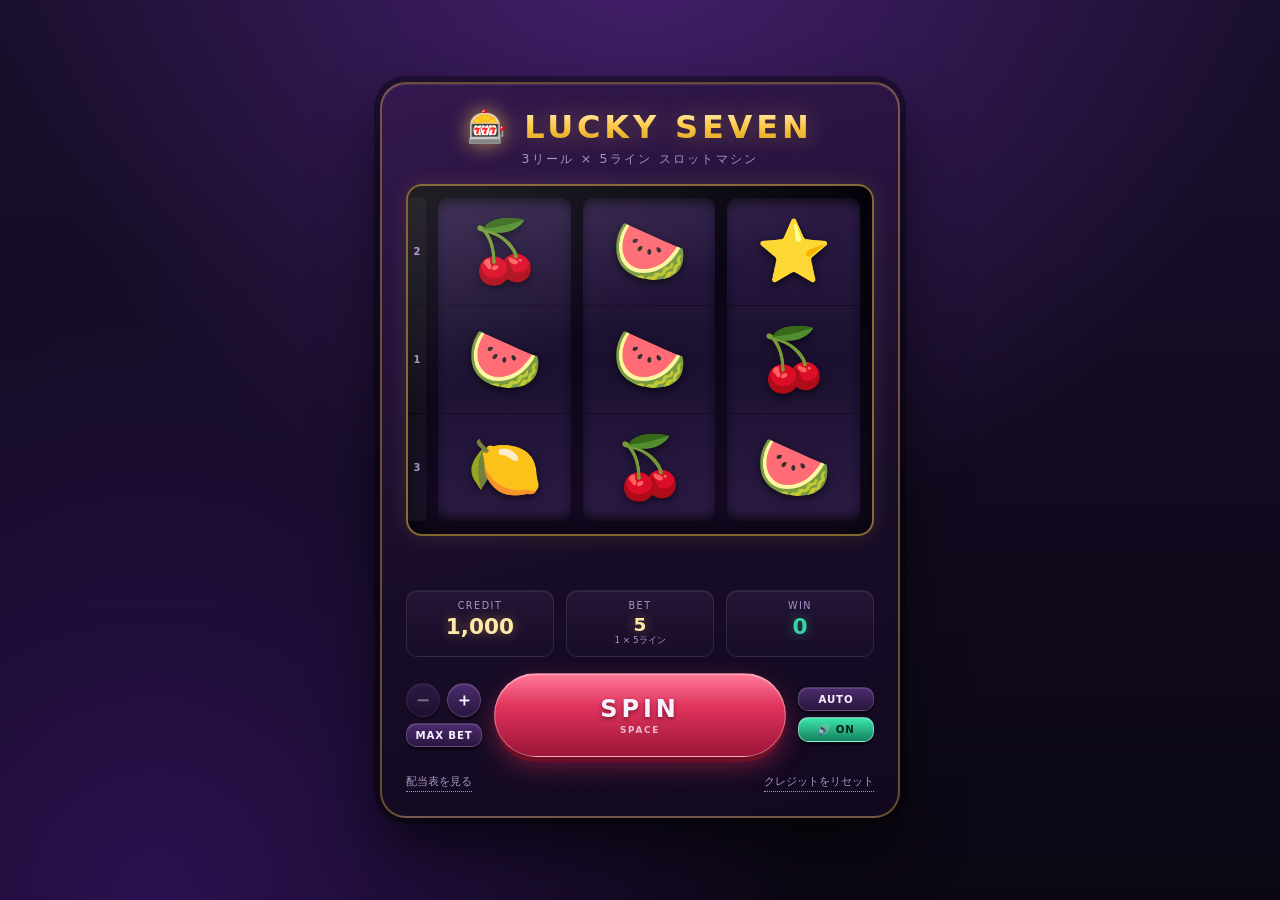
<file: slot-game/index.html>
<!DOCTYPE html>
<html lang="ja">
<head>
<meta charset="UTF-8">
<meta name="viewport" content="width=device-width, initial-scale=1.0">
<title>ラッキーセブン スロット</title>
<link rel="stylesheet" href="style.css">
</head>
<body>

<main class="machine">
  <header class="machine__head">
    <h1 class="logo">
      <span class="logo__mark">🎰</span>
      <span class="logo__text">LUCKY&nbsp;SEVEN</span>
    </h1>
    <p class="tagline">3リール × 5ライン スロットマシン</p>
  </header>

  <section class="screen" aria-label="リール">
    <div class="screen__glass"></div>

    <div class="paylabels" aria-hidden="true">
      <span data-line="1">2</span><span data-line="0">1</span><span data-line="2">3</span>
    </div>

    <div class="reels" id="reels"></div>

    <div class="freespin-badge" id="freeSpinBadge" hidden>
      <span class="freespin-badge__label">FREE SPIN</span>
      <span class="freespin-badge__count" id="freeSpinCount">0</span>
    </div>

  </section>

  <div class="bannerbar">
    <p class="banner" id="banner" role="status" aria-live="polite"></p>
  </div>

  <section class="meters">
    <div class="meter">
      <span class="meter__label">CREDIT</span>
      <span class="meter__value" id="credit">0</span>
    </div>
    <div class="meter meter--bet">
      <span class="meter__label">BET</span>
      <span class="meter__value" id="totalBet">0</span>
      <span class="meter__sub" id="betDetail">1 × 5ライン</span>
    </div>
    <div class="meter meter--win">
      <span class="meter__label">WIN</span>
      <span class="meter__value" id="win">0</span>
    </div>
  </section>

  <section class="controls">
    <div class="controls__bet">
      <button type="button" class="btn btn--round" id="betDown" aria-label="ベットを下げる">−</button>
      <button type="button" class="btn btn--round" id="betUp" aria-label="ベットを上げる">＋</button>
      <button type="button" class="btn btn--small btn--wide" id="betMax">MAX BET</button>
    </div>

    <button type="button" class="btn btn--spin" id="spin">
      <span class="btn__main">SPIN</span>
      <span class="btn__sub">SPACE</span>
    </button>

    <div class="controls__side">
      <button type="button" class="btn btn--small" id="auto">AUTO</button>
      <button type="button" class="btn btn--small" id="sound" aria-pressed="true">🔊 ON</button>
    </div>
  </section>

  <section class="footer-actions">
    <button type="button" class="link-btn" id="togglePaytable" aria-expanded="false" aria-controls="paytable">配当表を見る</button>
    <button type="button" class="link-btn" id="reset">クレジットをリセット</button>
  </section>

  <section class="paytable" id="paytable" hidden>
    <h2 class="paytable__title">配当表<small>（1ラインあたりのベット額 × 倍率）</small></h2>
    <ul class="paytable__list" id="paytableList"></ul>

    <div class="paytable__rules">
      <h3>ルール</h3>
      <ul>
        <li>有効ラインは常に5本（横3本・斜め2本）です。総ベット＝ラインベット × 5。</li>
        <li>1ライン上に同じ絵柄が左から3つ揃うと配当が成立します。</li>
        <li>🃏 ワイルドは他のすべての絵柄の代わりになります。ワイルド自身が3つ揃うと最高配当です。</li>
        <li>🍒 と 🍋 は左から2つ揃うだけでも少額の配当があります。</li>
        <li>💎 が画面内のどこでも3つ以上出現すると、総ベットの2倍を獲得し<strong>フリースピン5回</strong>が始まります。</li>
        <li>フリースピン中はベットが不要です。期間中に再度💎が3つ揃うと回数が追加されます。</li>
      </ul>
      <p class="paytable__rtp">理論上の還元率（RTP）はおよそ 93%、当選率はおよそ 41% です（40万回のシミュレーションによる実測値）。</p>
    </div>
  </section>
</main>

<script src="script.js"></script>
</body>
</html>
</file>
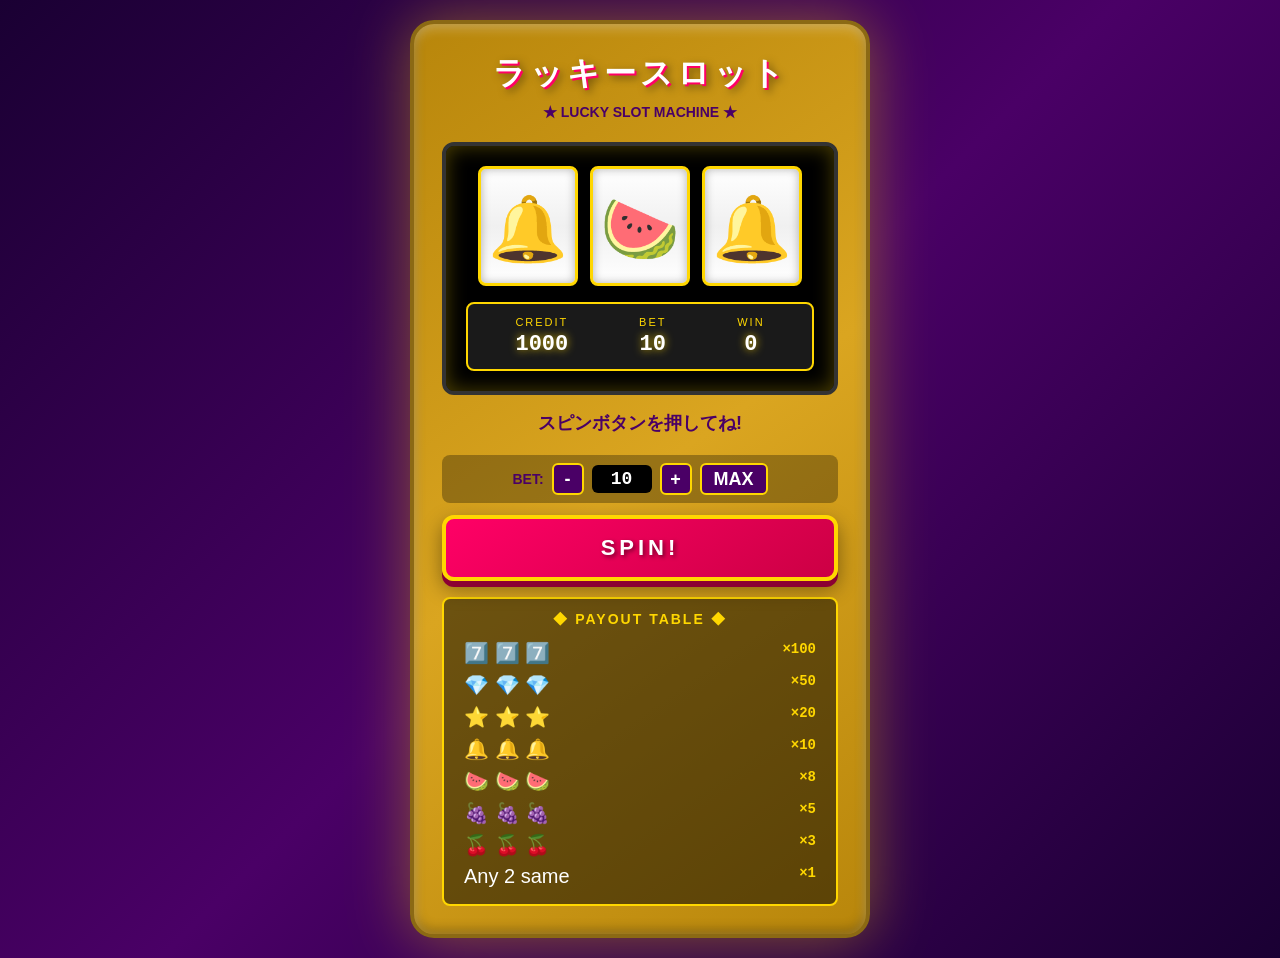
<file: slot-game.html>
<!DOCTYPE html>
<html lang="ja">
<head>
<meta charset="UTF-8">
<meta name="viewport" content="width=device-width, initial-scale=1.0">
<title>ラッキースロット</title>
<style>
  * { box-sizing: border-box; margin: 0; padding: 0; }

  body {
    font-family: "Hiragino Sans", "Meiryo", sans-serif;
    background: linear-gradient(135deg, #1a0033 0%, #4a0066 50%, #1a0033 100%);
    min-height: 100vh;
    display: flex;
    justify-content: center;
    align-items: center;
    padding: 20px;
    color: #fff;
  }

  .machine {
    background: linear-gradient(145deg, #b8860b, #daa520, #b8860b);
    border-radius: 24px;
    padding: 28px;
    box-shadow:
      0 0 60px rgba(255, 215, 0, 0.4),
      inset 0 4px 12px rgba(255, 255, 255, 0.3),
      inset 0 -4px 12px rgba(0, 0, 0, 0.3);
    max-width: 460px;
    width: 100%;
    border: 4px solid #8b6914;
  }

  h1 {
    text-align: center;
    font-size: 32px;
    color: #fff;
    text-shadow:
      2px 2px 0 #ff0066,
      4px 4px 8px rgba(0, 0, 0, 0.5);
    margin-bottom: 8px;
    letter-spacing: 4px;
  }

  .subtitle {
    text-align: center;
    color: #4a0066;
    font-size: 14px;
    margin-bottom: 20px;
    font-weight: bold;
  }

  .display {
    background: #000;
    border-radius: 12px;
    padding: 20px;
    margin-bottom: 16px;
    border: 4px solid #333;
    box-shadow: inset 0 0 20px rgba(255, 215, 0, 0.3);
  }

  .reels {
    display: flex;
    gap: 12px;
    justify-content: center;
    margin-bottom: 16px;
  }

  .reel {
    width: 100px;
    height: 120px;
    background: linear-gradient(180deg, #fff 0%, #f0f0f0 50%, #fff 100%);
    border-radius: 8px;
    overflow: hidden;
    position: relative;
    border: 3px solid #ffd700;
    box-shadow: inset 0 0 10px rgba(0, 0, 0, 0.3);
  }

  .reel-strip {
    position: absolute;
    top: 0;
    left: 0;
    width: 100%;
    transition: none;
  }

  .symbol {
    height: 120px;
    display: flex;
    align-items: center;
    justify-content: center;
    font-size: 64px;
    line-height: 1;
  }

  .reel.spinning .reel-strip {
    animation: spin 0.1s linear infinite;
  }

  @keyframes spin {
    from { transform: translateY(0); }
    to { transform: translateY(-120px); }
  }

  .stats {
    display: flex;
    justify-content: space-around;
    background: #1a1a1a;
    padding: 12px;
    border-radius: 8px;
    border: 2px solid #ffd700;
  }

  .stat {
    text-align: center;
  }

  .stat-label {
    font-size: 11px;
    color: #ffd700;
    letter-spacing: 2px;
    margin-bottom: 4px;
  }

  .stat-value {
    font-size: 22px;
    font-weight: bold;
    color: #fff;
    font-family: "Courier New", monospace;
    text-shadow: 0 0 8px rgba(255, 215, 0, 0.8);
  }

  .message {
    text-align: center;
    min-height: 32px;
    margin: 12px 0;
    font-size: 18px;
    font-weight: bold;
    color: #4a0066;
    transition: all 0.3s;
  }

  .message.win {
    color: #ff0066;
    animation: pulse 0.5s ease-in-out infinite alternate;
    font-size: 22px;
  }

  .message.jackpot {
    color: #ff0000;
    font-size: 26px;
    animation: rainbow 1s linear infinite;
  }

  @keyframes pulse {
    from { transform: scale(1); }
    to { transform: scale(1.1); }
  }

  @keyframes rainbow {
    0% { color: #ff0000; }
    25% { color: #ffff00; }
    50% { color: #00ff00; }
    75% { color: #00ffff; }
    100% { color: #ff00ff; }
  }

  .controls {
    display: flex;
    flex-direction: column;
    gap: 12px;
  }

  .bet-controls {
    display: flex;
    gap: 8px;
    align-items: center;
    justify-content: center;
    background: rgba(0, 0, 0, 0.3);
    padding: 8px;
    border-radius: 8px;
  }

  .bet-controls label {
    color: #4a0066;
    font-weight: bold;
    font-size: 14px;
  }

  .bet-btn {
    background: #4a0066;
    color: #fff;
    border: 2px solid #ffd700;
    border-radius: 6px;
    width: 32px;
    height: 32px;
    font-size: 18px;
    font-weight: bold;
    cursor: pointer;
    transition: all 0.2s;
  }

  .bet-btn:hover:not(:disabled) {
    background: #6a0088;
    transform: scale(1.1);
  }

  .bet-btn:disabled {
    opacity: 0.5;
    cursor: not-allowed;
  }

  .bet-value {
    color: #fff;
    background: #000;
    padding: 4px 16px;
    border-radius: 6px;
    font-family: "Courier New", monospace;
    font-size: 18px;
    font-weight: bold;
    min-width: 60px;
    text-align: center;
  }

  .spin-btn {
    background: linear-gradient(145deg, #ff0066, #cc0044);
    color: #fff;
    border: 4px solid #ffd700;
    border-radius: 12px;
    padding: 16px;
    font-size: 22px;
    font-weight: bold;
    cursor: pointer;
    letter-spacing: 4px;
    box-shadow:
      0 6px 0 #8b0033,
      0 8px 20px rgba(0, 0, 0, 0.4);
    transition: all 0.1s;
    text-shadow: 2px 2px 4px rgba(0, 0, 0, 0.5);
  }

  .spin-btn:hover:not(:disabled) {
    background: linear-gradient(145deg, #ff3388, #dd0055);
    transform: translateY(2px);
    box-shadow:
      0 4px 0 #8b0033,
      0 6px 15px rgba(0, 0, 0, 0.4);
  }

  .spin-btn:active:not(:disabled) {
    transform: translateY(6px);
    box-shadow: 0 0 0 #8b0033;
  }

  .spin-btn:disabled {
    background: #666;
    cursor: not-allowed;
    box-shadow: 0 6px 0 #333;
  }

  .paytable {
    margin-top: 16px;
    background: rgba(0, 0, 0, 0.5);
    padding: 12px;
    border-radius: 8px;
    border: 2px solid #ffd700;
  }

  .paytable-title {
    text-align: center;
    color: #ffd700;
    font-size: 14px;
    letter-spacing: 2px;
    margin-bottom: 8px;
    font-weight: bold;
  }

  .paytable-row {
    display: flex;
    justify-content: space-between;
    padding: 4px 8px;
    font-size: 14px;
    color: #fff;
  }

  .paytable-row .symbols {
    font-size: 20px;
  }

  .paytable-row .payout {
    font-family: "Courier New", monospace;
    color: #ffd700;
    font-weight: bold;
  }

  .flash {
    animation: flash 0.5s ease-in-out 3;
  }

  @keyframes flash {
    0%, 100% { box-shadow: inset 0 0 10px rgba(0, 0, 0, 0.3); }
    50% { box-shadow: inset 0 0 30px rgba(255, 215, 0, 1), 0 0 20px rgba(255, 215, 0, 0.8); }
  }
</style>
</head>
<body>
  <div class="machine">
    <h1>ラッキースロット</h1>
    <div class="subtitle">★ LUCKY SLOT MACHINE ★</div>

    <div class="display">
      <div class="reels">
        <div class="reel" id="reel0"><div class="reel-strip"></div></div>
        <div class="reel" id="reel1"><div class="reel-strip"></div></div>
        <div class="reel" id="reel2"><div class="reel-strip"></div></div>
      </div>
      <div class="stats">
        <div class="stat">
          <div class="stat-label">CREDIT</div>
          <div class="stat-value" id="credit">1000</div>
        </div>
        <div class="stat">
          <div class="stat-label">BET</div>
          <div class="stat-value" id="betDisplay">10</div>
        </div>
        <div class="stat">
          <div class="stat-label">WIN</div>
          <div class="stat-value" id="win">0</div>
        </div>
      </div>
    </div>

    <div class="message" id="message">スピンボタンを押してね!</div>

    <div class="controls">
      <div class="bet-controls">
        <label>BET:</label>
        <button class="bet-btn" id="betDown">-</button>
        <div class="bet-value" id="betValue">10</div>
        <button class="bet-btn" id="betUp">+</button>
        <button class="bet-btn" id="betMax" style="width: auto; padding: 0 12px;">MAX</button>
      </div>
      <button class="spin-btn" id="spinBtn">SPIN!</button>
    </div>

    <div class="paytable">
      <div class="paytable-title">◆ PAYOUT TABLE ◆</div>
      <div class="paytable-row"><span class="symbols">7️⃣ 7️⃣ 7️⃣</span><span class="payout">×100</span></div>
      <div class="paytable-row"><span class="symbols">💎 💎 💎</span><span class="payout">×50</span></div>
      <div class="paytable-row"><span class="symbols">⭐ ⭐ ⭐</span><span class="payout">×20</span></div>
      <div class="paytable-row"><span class="symbols">🔔 🔔 🔔</span><span class="payout">×10</span></div>
      <div class="paytable-row"><span class="symbols">🍉 🍉 🍉</span><span class="payout">×8</span></div>
      <div class="paytable-row"><span class="symbols">🍇 🍇 🍇</span><span class="payout">×5</span></div>
      <div class="paytable-row"><span class="symbols">🍒 🍒 🍒</span><span class="payout">×3</span></div>
      <div class="paytable-row"><span class="symbols">Any 2 same</span><span class="payout">×1</span></div>
    </div>
  </div>

<script>
  const SYMBOLS = [
    { emoji: '🍒', payout: 3,   weight: 30 },
    { emoji: '🍇', payout: 5,   weight: 22 },
    { emoji: '🍉', payout: 8,   weight: 18 },
    { emoji: '🔔', payout: 10,  weight: 12 },
    { emoji: '⭐', payout: 20,  weight: 8  },
    { emoji: '💎', payout: 50,  weight: 4  },
    { emoji: '7️⃣', payout: 100, weight: 2  },
  ];

  const state = {
    credit: 1000,
    bet: 10,
    win: 0,
    spinning: false,
  };

  const BET_STEPS = [10, 20, 50, 100, 200, 500];

  function weightedPick() {
    const total = SYMBOLS.reduce((s, x) => s + x.weight, 0);
    let r = Math.random() * total;
    for (const s of SYMBOLS) {
      r -= s.weight;
      if (r <= 0) return s;
    }
    return SYMBOLS[0];
  }

  function buildStrip(finalSymbol, length = 20) {
    const strip = document.createElement('div');
    strip.className = 'reel-strip';
    for (let i = 0; i < length; i++) {
      const s = document.createElement('div');
      s.className = 'symbol';
      s.textContent = (i === length - 1 ? finalSymbol : weightedPick()).emoji;
      strip.appendChild(s);
    }
    return strip;
  }

  function initReels() {
    for (let i = 0; i < 3; i++) {
      const reel = document.getElementById('reel' + i);
      reel.innerHTML = '';
      const s = document.createElement('div');
      s.className = 'symbol';
      s.textContent = SYMBOLS[Math.floor(Math.random() * SYMBOLS.length)].emoji;
      reel.appendChild(s);
    }
  }

  function updateDisplay() {
    document.getElementById('credit').textContent = state.credit;
    document.getElementById('betDisplay').textContent = state.bet;
    document.getElementById('betValue').textContent = state.bet;
    document.getElementById('win').textContent = state.win;
  }

  function setMessage(text, cls = '') {
    const el = document.getElementById('message');
    el.textContent = text;
    el.className = 'message ' + cls;
  }

  function spinReel(reelIndex, finalSymbol, duration) {
    return new Promise((resolve) => {
      const reel = document.getElementById('reel' + reelIndex);
      const strip = buildStrip(finalSymbol);
      reel.innerHTML = '';
      reel.appendChild(strip);
      reel.classList.add('spinning');

      setTimeout(() => {
        reel.classList.remove('spinning');
        reel.innerHTML = '';
        const s = document.createElement('div');
        s.className = 'symbol';
        s.textContent = finalSymbol.emoji;
        reel.appendChild(s);
        resolve();
      }, duration);
    });
  }

  function calculatePayout(results) {
    const [a, b, c] = results;
    if (a.emoji === b.emoji && b.emoji === c.emoji) {
      return { multiplier: a.payout, type: a.payout >= 100 ? 'jackpot' : 'win', symbol: a.emoji };
    }
    if (a.emoji === b.emoji || b.emoji === c.emoji || a.emoji === c.emoji) {
      return { multiplier: 1, type: 'small', symbol: null };
    }
    return { multiplier: 0, type: 'none', symbol: null };
  }

  async function spin() {
    if (state.spinning) return;
    if (state.credit < state.bet) {
      setMessage('クレジット不足です!', '');
      return;
    }

    state.spinning = true;
    state.credit -= state.bet;
    state.win = 0;
    updateDisplay();
    setMessage('スピン中...', '');
    document.getElementById('spinBtn').disabled = true;
    setBetButtonsDisabled(true);

    const results = [weightedPick(), weightedPick(), weightedPick()];

    await Promise.all([
      spinReel(0, results[0], 1000),
      spinReel(1, results[1], 1500),
      spinReel(2, results[2], 2000),
    ]);

    const payout = calculatePayout(results);
    const winAmount = payout.multiplier * state.bet;

    if (winAmount > 0) {
      state.win = winAmount;
      state.credit += winAmount;

      if (payout.type === 'jackpot') {
        setMessage(`🎉 JACKPOT! +${winAmount} 🎉`, 'jackpot');
        flashReels();
      } else if (payout.type === 'win') {
        setMessage(`✨ WIN! +${winAmount} ✨`, 'win');
        flashReels();
      } else {
        setMessage(`ペア! +${winAmount}`, '');
      }
    } else {
      setMessage('ハズレ… もう一度!', '');
    }

    updateDisplay();
    state.spinning = false;
    document.getElementById('spinBtn').disabled = false;
    setBetButtonsDisabled(false);

    if (state.credit === 0) {
      setMessage('ゲームオーバー! リロードして再挑戦!', '');
      document.getElementById('spinBtn').disabled = true;
    }
  }

  function flashReels() {
    for (let i = 0; i < 3; i++) {
      const reel = document.getElementById('reel' + i);
      reel.classList.remove('flash');
      void reel.offsetWidth;
      reel.classList.add('flash');
    }
  }

  function changeBet(direction) {
    const idx = BET_STEPS.indexOf(state.bet);
    let next = idx + direction;
    if (next < 0) next = 0;
    if (next >= BET_STEPS.length) next = BET_STEPS.length - 1;
    state.bet = BET_STEPS[next];
    updateDisplay();
  }

  function setBetButtonsDisabled(disabled) {
    ['betDown', 'betUp', 'betMax'].forEach(id => {
      document.getElementById(id).disabled = disabled;
    });
  }

  document.getElementById('spinBtn').addEventListener('click', spin);
  document.getElementById('betDown').addEventListener('click', () => changeBet(-1));
  document.getElementById('betUp').addEventListener('click', () => changeBet(1));
  document.getElementById('betMax').addEventListener('click', () => {
    const max = BET_STEPS.filter(b => b <= state.credit).pop() || BET_STEPS[0];
    state.bet = max;
    updateDisplay();
  });

  document.addEventListener('keydown', (e) => {
    if (e.code === 'Space' && !state.spinning) {
      e.preventDefault();
      spin();
    }
  });

  initReels();
  updateDisplay();
</script>
</body>
</html>
</file>
<file: slot-game/style.css>
/* ===========================================================
   ラッキーセブン スロット - スタイルシート
   =========================================================== */

:root {
  --cell: clamp(58px, 19vw, 108px);
  --gap: clamp(6px, 1.4vw, 12px);

  --bg-deep: #0b0713;
  --bg-mid: #1a0f2e;
  --panel: #241536;
  --panel-dark: #180d28;
  --gold: #ffcc4d;
  --gold-deep: #d99b16;
  --gold-soft: #ffe9a8;
  --red: #e0335c;
  --red-deep: #9c1638;
  --green: #38d39f;
  --text: #f6f0ff;
  --text-dim: #a795c4;
  --radius: 16px;
}

* { box-sizing: border-box; }

/* display 指定を持つ要素でも hidden 属性を確実に効かせる */
[hidden] { display: none !important; }

html, body {
  margin: 0;
  padding: 0;
}

body {
  min-height: 100vh;
  display: flex;
  align-items: center;
  justify-content: center;
  padding: clamp(12px, 3vw, 32px);
  font-family: "Hiragino Sans", "Noto Sans JP", "Yu Gothic", system-ui, sans-serif;
  color: var(--text);
  background:
    radial-gradient(circle at 50% -10%, #45206e 0%, transparent 55%),
    radial-gradient(circle at 12% 100%, #2b1150 0%, transparent 45%),
    linear-gradient(180deg, var(--bg-mid) 0%, var(--bg-deep) 100%);
  background-attachment: fixed;
  -webkit-text-size-adjust: 100%;
}

/* ---------- 筐体 ---------- */

.machine {
  width: 100%;
  max-width: 520px;
  padding: clamp(14px, 3vw, 24px);
  border-radius: 26px;
  background: linear-gradient(165deg, #33184f 0%, var(--panel-dark) 60%, #12081f 100%);
  border: 2px solid rgba(255, 204, 77, .35);
  box-shadow:
    0 0 0 6px rgba(0, 0, 0, .35),
    0 28px 60px rgba(0, 0, 0, .6),
    inset 0 1px 0 rgba(255, 255, 255, .12);
}

.machine__head {
  text-align: center;
  margin-bottom: clamp(10px, 2vw, 16px);
}

.logo {
  margin: 0;
  display: flex;
  align-items: center;
  justify-content: center;
  gap: .4em;
  font-size: clamp(1.35rem, 6vw, 2rem);
  letter-spacing: .12em;
  font-weight: 800;
}

.logo__mark { filter: drop-shadow(0 0 10px rgba(255, 204, 77, .7)); }

.logo__text {
  background: linear-gradient(180deg, #fff6d5 0%, var(--gold) 45%, var(--gold-deep) 100%);
  -webkit-background-clip: text;
  background-clip: text;
  color: transparent;
  text-shadow: 0 0 26px rgba(255, 204, 77, .35);
}

.tagline {
  margin: .4em 0 0;
  font-size: clamp(.68rem, 2.6vw, .78rem);
  letter-spacing: .18em;
  color: var(--text-dim);
}

/* ---------- 画面 ---------- */

.screen {
  position: relative;
  padding: var(--gap);
  padding-left: calc(var(--gap) + 18px);
  border-radius: var(--radius);
  background: linear-gradient(180deg, #07030f 0%, #140a24 100%);
  border: 2px solid rgba(255, 204, 77, .5);
  box-shadow: inset 0 0 34px rgba(0, 0, 0, .9), 0 0 22px rgba(255, 204, 77, .12);
  overflow: hidden;
}

.screen__glass {
  position: absolute;
  inset: 0;
  pointer-events: none;
  z-index: 4;
  background: linear-gradient(155deg, rgba(255, 255, 255, .12) 0%, transparent 42%);
}

.screen.is-freespin {
  border-color: rgba(56, 211, 159, .75);
  box-shadow: inset 0 0 34px rgba(0, 0, 0, .9), 0 0 30px rgba(56, 211, 159, .35);
}

/* ライン番号 */
.paylabels {
  position: absolute;
  left: 0;
  top: var(--gap);
  width: 18px;
  height: calc(var(--cell) * 3);
  display: flex;
  flex-direction: column;
  z-index: 3;
}

.paylabels span {
  flex: 1;
  display: flex;
  align-items: center;
  justify-content: center;
  font-size: .62rem;
  font-weight: 700;
  color: var(--text-dim);
  background: rgba(255, 255, 255, .04);
  border-bottom: 1px solid rgba(0, 0, 0, .5);
  transition: color .2s, background .2s;
}

.paylabels span.is-hot {
  color: #1a0f2e;
  background: var(--gold);
}

/* リール */
.reels {
  display: grid;
  grid-template-columns: repeat(3, 1fr);
  gap: var(--gap);
}

.reel {
  height: calc(var(--cell) * 3);
  overflow: hidden;
  border-radius: 10px;
  background: linear-gradient(180deg, #2b1a44 0%, #1b1030 50%, #2b1a44 100%);
  box-shadow: inset 0 10px 14px -8px rgba(0, 0, 0, .95), inset 0 -10px 14px -8px rgba(0, 0, 0, .95);
}

.strip {
  will-change: transform;
}

.cell {
  height: var(--cell);
  display: flex;
  align-items: center;
  justify-content: center;
  font-size: calc(var(--cell) * .56);
  line-height: 1;
  border-bottom: 1px solid rgba(0, 0, 0, .35);
  user-select: none;
}

.cell > span {
  display: block;
  transition: transform .2s ease;
  filter: drop-shadow(0 3px 4px rgba(0, 0, 0, .6));
}

.strip.is-blurred .cell > span { filter: blur(1.4px) drop-shadow(0 3px 4px rgba(0, 0, 0, .6)); }

.cell.is-win {
  background: radial-gradient(circle, rgba(255, 204, 77, .42) 0%, rgba(255, 204, 77, 0) 72%);
  animation: pop .55s ease-in-out infinite alternate;
}

.cell.is-win > span { transform: scale(1.16); }

@keyframes pop {
  from { box-shadow: inset 0 0 0 0 rgba(255, 204, 77, 0); }
  to   { box-shadow: inset 0 0 22px 2px rgba(255, 204, 77, .55); }
}

/* フリースピン表示 */
.freespin-badge {
  position: absolute;
  top: 8px;
  right: 8px;
  z-index: 5;
  display: flex;
  align-items: center;
  gap: .45em;
  padding: .3em .7em;
  border-radius: 999px;
  background: linear-gradient(180deg, #3ee7ad, #149a72);
  color: #04231a;
  font-weight: 800;
  font-size: .68rem;
  letter-spacing: .1em;
  box-shadow: 0 4px 14px rgba(56, 211, 159, .45);
}

.freespin-badge__count { font-size: .9rem; }

/* 演出バナー（リールを覆わないよう専用の帯に表示する） */
.bannerbar {
  display: flex;
  align-items: center;
  justify-content: center;
  min-height: 38px;
  margin-top: 8px;
}

.banner {
  margin: 0;
  max-width: 100%;
  padding: .45em 1.1em;
  border-radius: 999px;
  background: linear-gradient(180deg, var(--gold-soft), var(--gold) 55%, var(--gold-deep));
  color: #2a1500;
  font-weight: 800;
  font-size: clamp(.72rem, 2.9vw, .88rem);
  text-align: center;
  line-height: 1.5;
  transform: translateY(10px) scale(.96);
  opacity: 0;
  transition: transform .3s cubic-bezier(.2, .9, .25, 1.35), opacity .3s;
  box-shadow: 0 6px 20px rgba(0, 0, 0, .5);
}

.banner:empty { display: none; }

.banner.is-visible {
  transform: none;
  opacity: 1;
}

.banner.is-big {
  background: linear-gradient(180deg, #ffd9e6, var(--red) 55%, var(--red-deep));
  color: #fff;
}

.banner.is-free {
  background: linear-gradient(180deg, #c9ffee, var(--green) 55%, #0f7d5c);
  color: #04231a;
}

/* ---------- メーター ---------- */

.meters {
  display: grid;
  grid-template-columns: 1fr 1fr 1fr;
  gap: var(--gap);
  margin: 8px 0 clamp(10px, 2vw, 16px);
}

.meter {
  padding: .55em .4em;
  border-radius: 12px;
  text-align: center;
  background: linear-gradient(180deg, var(--panel) 0%, var(--panel-dark) 100%);
  border: 1px solid rgba(255, 255, 255, .09);
  box-shadow: inset 0 1px 0 rgba(255, 255, 255, .07);
}

.meter__label {
  display: block;
  font-size: .6rem;
  letter-spacing: .16em;
  color: var(--text-dim);
}

.meter__value {
  display: block;
  margin-top: .15em;
  font-size: clamp(1rem, 4.6vw, 1.35rem);
  font-weight: 800;
  font-variant-numeric: tabular-nums;
  color: var(--gold-soft);
  text-shadow: 0 0 12px rgba(255, 204, 77, .4);
}

.meter__sub {
  display: block;
  font-size: .55rem;
  color: var(--text-dim);
}

.meter--win .meter__value { color: var(--green); text-shadow: 0 0 12px rgba(56, 211, 159, .4); }
.meter--win.is-hit { animation: meterFlash .4s ease-in-out 3; }

@keyframes meterFlash {
  50% { background: rgba(56, 211, 159, .18); }
}

.meter--bet .meter__value { font-size: clamp(.9rem, 4vw, 1.15rem); }

/* ---------- 操作パネル ---------- */

.controls {
  display: grid;
  grid-template-columns: auto 1fr auto;
  align-items: center;
  gap: var(--gap);
}

.controls__bet,
.controls__side {
  display: flex;
  flex-direction: column;
  gap: 6px;
}

.controls__bet {
  display: grid;
  grid-template-columns: repeat(2, auto);
  justify-content: center;
  gap: 6px;
}

.btn--wide { grid-column: 1 / -1; min-width: 0; }

.btn {
  font-family: inherit;
  font-weight: 800;
  color: var(--text);
  background: linear-gradient(180deg, #4a2c6e 0%, #2a163f 100%);
  border: 1px solid rgba(255, 255, 255, .16);
  border-radius: 10px;
  cursor: pointer;
  transition: transform .08s ease, filter .15s ease, box-shadow .15s ease;
  box-shadow: 0 3px 0 rgba(0, 0, 0, .45), inset 0 1px 0 rgba(255, 255, 255, .12);
  -webkit-tap-highlight-color: transparent;
}

.btn:hover:not(:disabled) { filter: brightness(1.18); }
.btn:active:not(:disabled) { transform: translateY(2px); box-shadow: 0 1px 0 rgba(0, 0, 0, .45); }
.btn:disabled { opacity: .42; cursor: not-allowed; }

.btn:focus-visible { outline: 3px solid var(--gold); outline-offset: 2px; }

.btn--round {
  width: 34px;
  height: 34px;
  border-radius: 50%;
  font-size: 1.1rem;
  padding: 0;
}

.btn--small {
  padding: .5em .6em;
  font-size: .64rem;
  letter-spacing: .08em;
  min-width: 76px;
}

.btn--small.is-on {
  background: linear-gradient(180deg, #3ee7ad, #14805f);
  color: #04231a;
  border-color: rgba(255, 255, 255, .4);
}

.btn--spin {
  display: flex;
  flex-direction: column;
  align-items: center;
  justify-content: center;
  gap: 2px;
  min-height: clamp(64px, 17vw, 84px);
  border-radius: 999px;
  background: linear-gradient(180deg, #ff7a99 0%, var(--red) 40%, var(--red-deep) 100%);
  border-color: rgba(255, 255, 255, .35);
  box-shadow: 0 5px 0 #6d0d26, 0 10px 24px rgba(224, 51, 92, .4), inset 0 1px 0 rgba(255, 255, 255, .35);
}

.btn--spin:active:not(:disabled) { box-shadow: 0 1px 0 #6d0d26, inset 0 1px 0 rgba(255, 255, 255, .35); }

.btn--spin .btn__main {
  font-size: clamp(1.05rem, 5vw, 1.5rem);
  letter-spacing: .16em;
  text-shadow: 0 2px 4px rgba(0, 0, 0, .45);
}

.btn--spin .btn__sub {
  font-size: .55rem;
  letter-spacing: .2em;
  opacity: .75;
}

.btn--spin.is-stop {
  background: linear-gradient(180deg, #ffd88f 0%, var(--gold) 40%, var(--gold-deep) 100%);
  color: #2a1500;
  box-shadow: 0 5px 0 #8a6008, 0 10px 24px rgba(255, 204, 77, .35), inset 0 1px 0 rgba(255, 255, 255, .45);
}

/* ---------- フッター ---------- */

.footer-actions {
  display: flex;
  justify-content: space-between;
  gap: 8px;
  margin-top: clamp(10px, 2vw, 16px);
}

.link-btn {
  font-family: inherit;
  font-size: .68rem;
  color: var(--text-dim);
  background: none;
  border: none;
  border-bottom: 1px dotted currentColor;
  padding: 2px 0;
  cursor: pointer;
}

.link-btn:hover { color: var(--gold); }
.link-btn:focus-visible { outline: 2px solid var(--gold); outline-offset: 3px; }

/* ---------- 配当表 ---------- */

.paytable {
  margin-top: 12px;
  padding: clamp(12px, 3vw, 18px);
  border-radius: var(--radius);
  background: rgba(0, 0, 0, .34);
  border: 1px solid rgba(255, 255, 255, .1);
}

.paytable__title {
  margin: 0 0 .8em;
  font-size: .9rem;
  letter-spacing: .1em;
  color: var(--gold);
}

.paytable__title small {
  display: block;
  margin-top: .3em;
  font-size: .62rem;
  font-weight: 400;
  letter-spacing: 0;
  color: var(--text-dim);
}

.paytable__list {
  list-style: none;
  margin: 0 0 1.2em;
  padding: 0;
  display: grid;
  grid-template-columns: repeat(auto-fill, minmax(140px, 1fr));
  gap: 6px;
}

.paytable__list li {
  display: flex;
  align-items: center;
  gap: .5em;
  padding: .4em .6em;
  border-radius: 8px;
  background: rgba(255, 255, 255, .05);
  font-size: .7rem;
}

.paytable__sym { font-size: 1.35rem; line-height: 1; }
.paytable__name { flex: 1; color: var(--text-dim); font-size: .62rem; }

.paytable__pay {
  font-weight: 800;
  font-variant-numeric: tabular-nums;
  color: var(--gold-soft);
}

.paytable__pay small {
  display: block;
  font-weight: 400;
  font-size: .82em;
  color: var(--text-dim);
}

.paytable__rules h3 {
  margin: 0 0 .6em;
  font-size: .78rem;
  letter-spacing: .1em;
  color: var(--gold);
}

.paytable__rules ul {
  margin: 0;
  padding-left: 1.2em;
  font-size: .68rem;
  line-height: 1.85;
  color: var(--text-dim);
}

.paytable__rules strong { color: var(--green); }

.paytable__rtp {
  margin: 1em 0 0;
  font-size: .62rem;
  color: var(--text-dim);
}

@media (prefers-reduced-motion: reduce) {
  .cell.is-win { animation: none; }
  .meter--win.is-hit { animation: none; }
  .banner { transition-duration: .01ms; }
}
</file>
